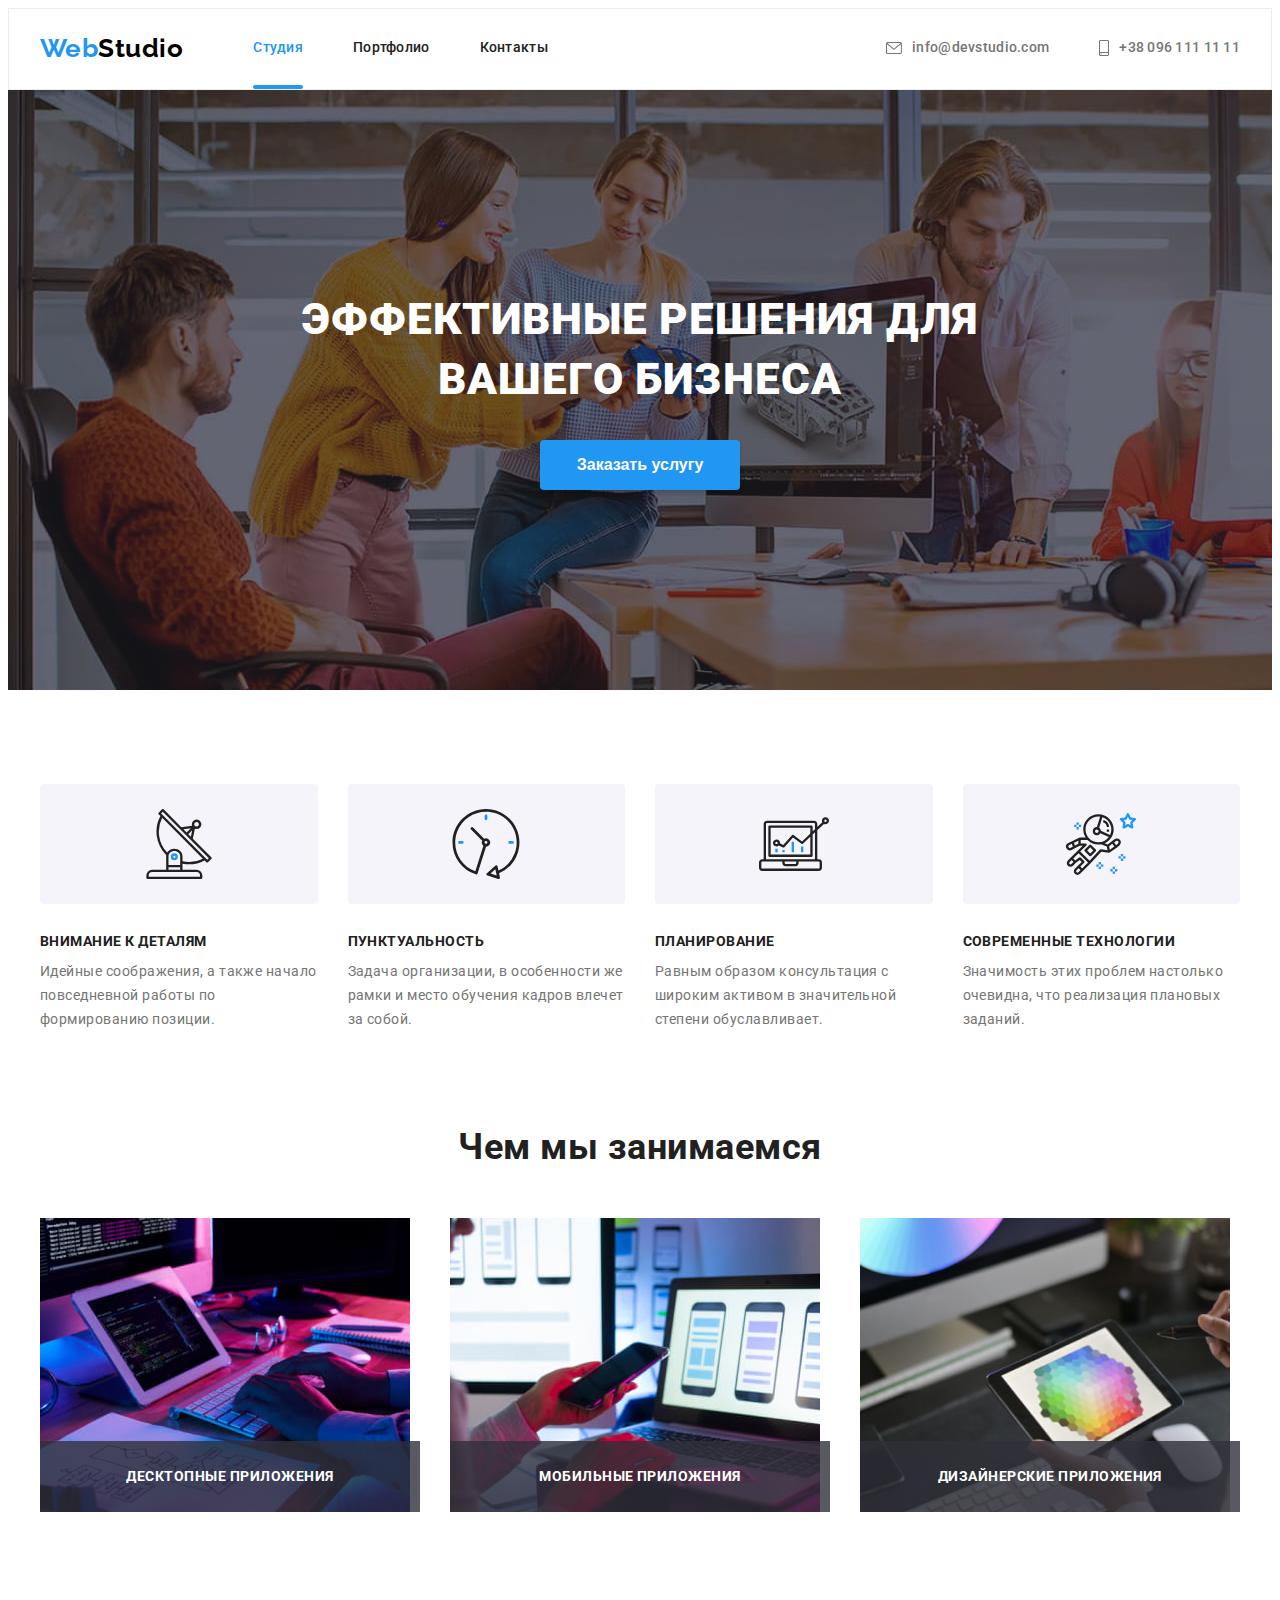
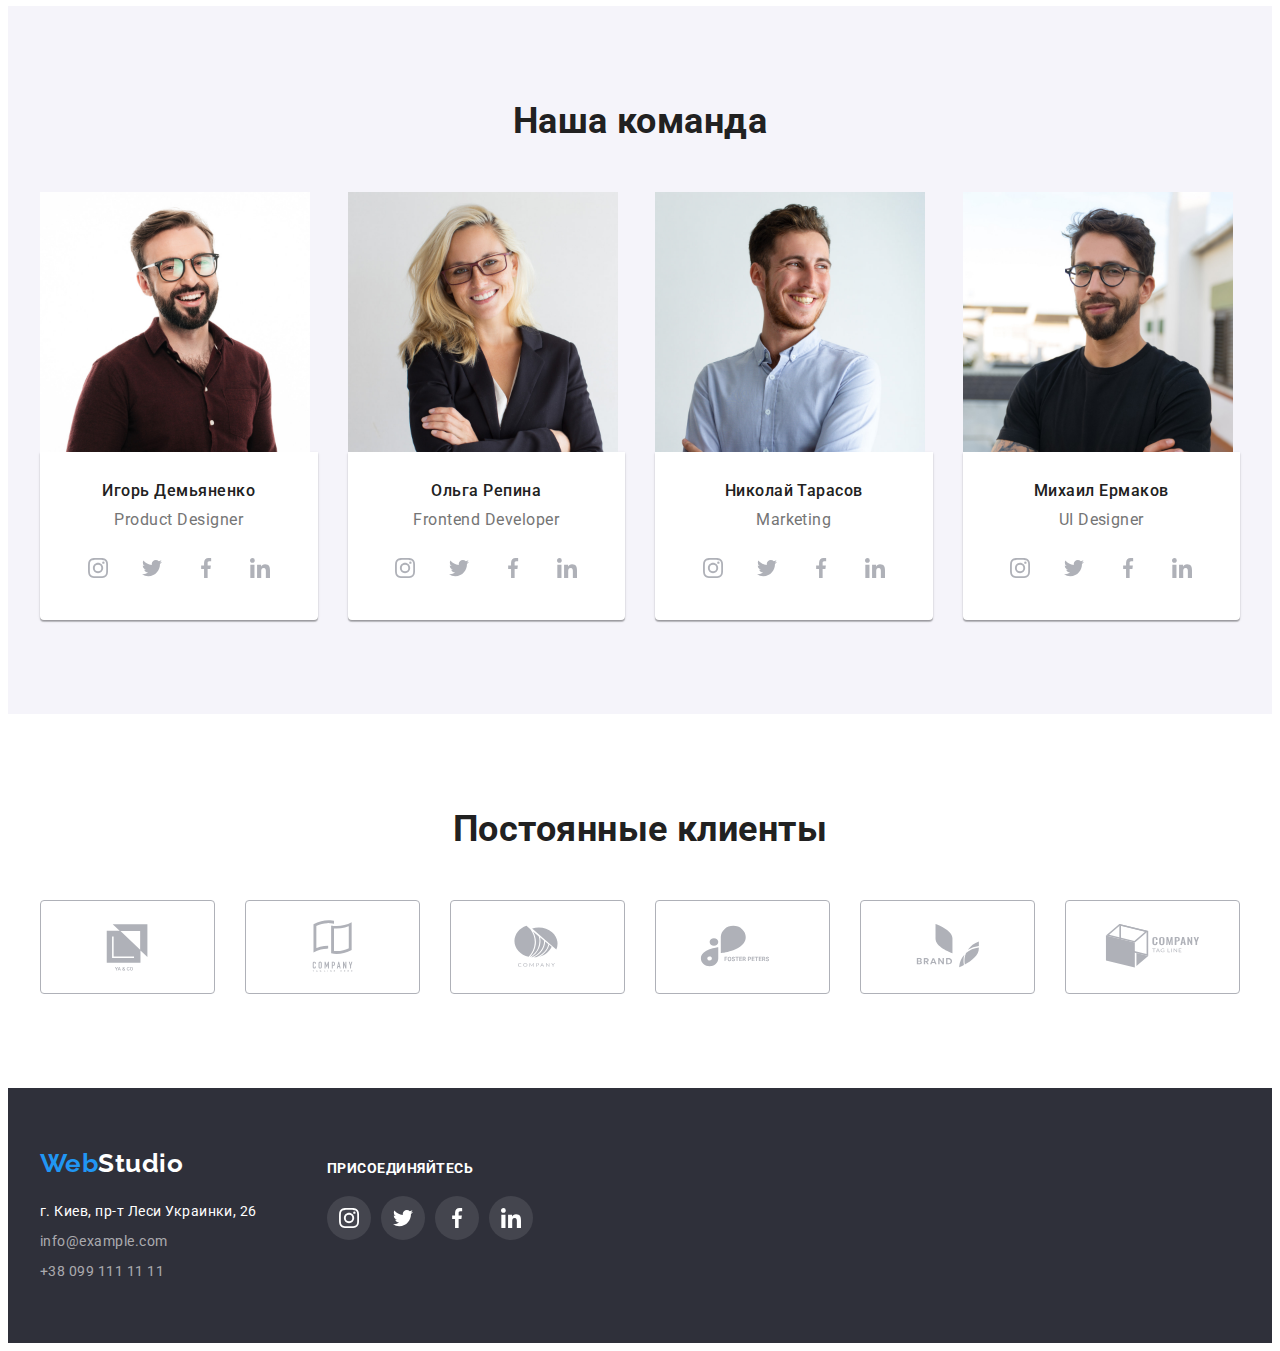
<file: index.html>
<!DOCTYPE html>
<html lang="ru">
  <head>
    <meta charset="UTF-8" />
    <meta http-equiv="X-UA-Compatible" content="IE=edge" />
    <meta name="viewport" content="width=device-width, initial-scale=1.0" />
    <title>Web Studio (Version 2.1)</title>
    <link rel="preconnect" href="https://fonts.googleapis.com" />
    <link rel="preconnect" href="https://fonts.gstatic.com" crossorigin />
    <link
      href="https://fonts.googleapis.com/css2?family=Raleway:wght@700&family=Roboto:wght@400;500;700;900&display=swap"
      rel="stylesheet"
    />
    <link
      rel="stylesheet"
      href="https://cdnjs.cloudflare.com/ajax/libs/modern-normalize/1.1.0/modern-normalize.min.css"
      integrity="sha512-wpPYUAdjBVSE4KJnH1VR1HeZfpl1ub8YT/NKx4PuQ5NmX2tKuGu6U/JRp5y+Y8XG2tV+wKQpNHVUX03MfMFn9Q=="
      crossorigin="anonymous"
      referrerpolicy="no-referrer"
    />
    <link rel="stylesheet" href="./css/styles.css" />
  </head>
  <body>
    <!-- шапка -->
    <header class="header">
      <div class="container header-container">
        <a href="./index.html" class="logo decoration"> <span class="logo-web">Web</span>Studio</a>
        <nav class="nav">
          <ul class="site-nav list">
            <li class="menu-item">
              <a href="./index.html" class="link decoration menu-item-link">Студия</a>
            </li>
            <li class="menu-item">
              <a href="./portfolio.html" class="decoration menu-item-link">Портфолио</a>
            </li>
            <li class="menu-item">
              <a href="" class="decoration menu-item-link">Контакты</a>
            </li>
          </ul>
        </nav>
        <ul class="nav-connection list">
          <li class="menu-contact">
            <a href="mailto:info@devstudio.com" class="decoration menu-contact-mailtel">
              <svg class="icon-menucontact" width="16" height="12">
                <use href="./image/sprite.svg#icon-mail"></use>
              </svg>
              info@devstudio.com
            </a>
          </li>
          <li class="menu-contact">
            <a href="tel:+380991111111" class="decoration menu-contact-mailtel">
              <svg class="icon-menucontact" width="10" height="16">
                <use href="./image/sprite.svg#icon-phone"></use>
              </svg>
              +38 096 111 11 11</a
            >
          </li>
        </ul>
      </div>
    </header>
    <!-- Уникальный контент -->
    <main>
      <section class="hero">
        <div class="container hero-padding">
          <h1 class="hero-title">Эффективные решения для вашего бизнеса</h1>
          <button type="button" class="hero-button" data-modal-open>Заказать услугу</button>
        </div>
      </section>
      <!-- Особенности -->
      <section class="section">
        <div class="container">
          <h2 class="visually-hidden">Наш подход</h2>
          <ul class="list nav-specificity">
            <li class="nav-specificity-li">
              <div class="specificity-icon">
                <svg class="ul-specificity-svg">
                  <use href="./image/sprite.svg#icon-antenna "></use>
                </svg>
              </div>
              <div>
                <h3 class="section-specificity">Внимание к деталям</h3>
                <p class="section-paragraph paragraph-color">
                  Идейные соображения, а также начало повседневной работы по формированию позиции.
                </p>
              </div>
            </li>
            <li class="nav-specificity-li">
              <div class="specificity-icon">
                <svg class="ul-specificity-svg">
                  <use href="./image/sprite.svg#icon-clock "></use>
                </svg>
              </div>
              <div>
                <h3 class="section-specificity">Пунктуальность</h3>
                <p class="section-paragraph paragraph-color">
                  Задача организации, в особенности же рамки и место обучения кадров влечет за
                  собой.
                </p>
              </div>
            </li>
            <li class="nav-specificity-li">
              <div class="specificity-icon">
                <svg class="ul-specificity-svg">
                  <use href="./image/sprite.svg#icon-diagram "></use>
                </svg>
              </div>
              <div>
                <h3 class="section-specificity">Планирование</h3>
                <p class="section-paragraph paragraph-color">
                  Равным образом консультация с широким активом в значительной степени
                  обуславливает.
                </p>
              </div>
            </li>
            <li class="nav-specificity-li">
              <div class="specificity-icon">
                <svg class="ul-specificity-svg">
                  <use href="./image/sprite.svg#icon-astronaut "></use>
                </svg>
              </div>
              <div>
                <h3 class="section-specificity">Современные технологии</h3>
                <p class="section-paragraph paragraph-color">
                  Значимость этих проблем настолько очевидна, что реализация плановых заданий.
                </p>
              </div>
            </li>
          </ul>
        </div>
      </section>
      <!-- Чем мы занимаемся -->
      <section class="section section-padding">
        <div class="container">
          <h2 class="heading-indent section-caption">Чем мы занимаемся</h2>
          <ul class="list nav-indent">
            <li class="nav-indent-list">
              <img
                src="./image/aimg.jpg"
                alt="Программирование на планшете"
                width="370"
                height="294"
              />
              <div class="img-signature">
                <p class="img-signature-text">Десктопные приложения</p>
              </div>
            </li>
            <li class="nav-indent-list">
              <img src="./image/bimg.jpg" alt="Работа на ноутбуке" width="370" height="294" />
              <div class="img-signature">
                <p class="img-signature-text">Мобильные приложения</p>
              </div>
            </li>
            <li class="nav-indent-list">
              <img src="./image/cimg.jpg" alt="Рисования на планшете" width="370" height="294" />
              <div class="img-signature">
                <p class="img-signature-text">Дизайнерские приложения</p>
              </div>
            </li>
          </ul>
        </div>
      </section>
      <!-- Наша команда -->
      <section class="section command">
        <div class="container comand-container">
          <h2 class="heading-indent section-caption">Наша команда</h2>
          <ul class="list comand-nav">
            <li class="comand-nav-list">
              <img src="./image/igor.jpg" alt="Фото Игорь Демьяненко" width="270" height="260" />
              <div class="command-description">
                <h3 class="section-family">Игорь Демьяненко</h3>
                <p class="section-profession paragraph-color">Product Designer</p>
                <ul class="ul-comand list">
                  <li class="ul-margin-li">
                    <a href="" class="ul-comand-link">
                      <svg class="ul-comand-svg">
                        <use href="./image/sprite.svg#icon-instagram "></use>
                      </svg>
                    </a>
                  </li>
                  <li class="ul-margin-li">
                    <a href="" class="ul-comand-link">
                      <svg class="ul-comand-svg">
                        <use href="./image/sprite.svg#icon-twitter "></use>
                      </svg>
                    </a>
                  </li>
                  <li class="ul-margin-li">
                    <a href="" class="ul-comand-link">
                      <svg class="ul-comand-svg">
                        <use href="./image/sprite.svg#icon-facebook"></use>
                      </svg>
                    </a>
                  </li>
                  <li class="ul-margin-li">
                    <a href="" class="ul-comand-link">
                      <svg class="ul-comand-svg">
                        <use href="./image/sprite.svg#icon-linkedin"></use>
                      </svg>
                    </a>
                  </li>
                </ul>
              </div>
            </li>
            <li class="comand-nav-list">
              <img src="./image/olga.jpg" alt="Фото Ольга Репина" width="270" height="260" />
              <div class="command-description">
                <h3 class="section-family">Ольга Репина</h3>
                <p class="section-profession paragraph-color">Frontend Developer</p>
                <ul class="ul-comand list">
                  <li class="ul-margin-li">
                    <a href="" class="ul-comand-link">
                      <svg class="ul-comand-svg">
                        <use href="./image/sprite.svg#icon-instagram "></use>
                      </svg>
                    </a>
                  </li>
                  <li class="ul-margin-li">
                    <a href="" class="ul-comand-link">
                      <svg class="ul-comand-svg">
                        <use href="./image/sprite.svg#icon-twitter "></use>
                      </svg>
                    </a>
                  </li>
                  <li class="ul-margin-li">
                    <a href="" class="ul-comand-link">
                      <svg class="ul-comand-svg">
                        <use href="./image/sprite.svg#icon-facebook"></use>
                      </svg>
                    </a>
                  </li>
                  <li class="ul-margin-li">
                    <a href="" class="ul-comand-link">
                      <svg class="ul-comand-svg">
                        <use href="./image/sprite.svg#icon-linkedin"></use>
                      </svg>
                    </a>
                  </li>
                </ul>
              </div>
            </li>
            <li class="comand-nav-list">
              <img src="./image/nikolay.jpg" alt="Фото Николай Тарасов" width="270" height="260" />
              <div class="command-description">
                <h3 class="section-family">Николай Тарасов</h3>
                <p class="section-profession paragraph-color">Marketing</p>
                <ul class="ul-comand list">
                  <li class="ul-margin-li">
                    <a href="" class="ul-comand-link">
                      <svg class="ul-comand-svg">
                        <use href="./image/sprite.svg#icon-instagram "></use>
                      </svg>
                    </a>
                  </li>
                  <li class="ul-margin-li">
                    <a href="" class="ul-comand-link">
                      <svg class="ul-comand-svg">
                        <use href="./image/sprite.svg#icon-twitter "></use>
                      </svg>
                    </a>
                  </li>
                  <li class="ul-margin-li">
                    <a href="" class="ul-comand-link">
                      <svg class="ul-comand-svg">
                        <use href="./image/sprite.svg#icon-facebook"></use>
                      </svg>
                    </a>
                  </li>
                  <li class="ul-margin-li">
                    <a href="" class="ul-comand-link">
                      <svg class="ul-comand-svg">
                        <use href="./image/sprite.svg#icon-linkedin"></use>
                      </svg>
                    </a>
                  </li>
                </ul>
              </div>
            </li>

            <li class="comand-nav-list">
              <img src="./image/mixail.jpg" alt="Фото Михаил Ермаков" width="270" height="260" />
              <div class="command-description">
                <h3 class="section-family">Михаил Ермаков</h3>
                <p class="section-profession paragraph-color">UI Designer</p>
                <ul class="ul-comand list">
                  <li class="ul-margin-li">
                    <a href="" class="ul-comand-link">
                      <svg class="ul-comand-svg">
                        <use href="./image/sprite.svg#icon-instagram "></use>
                      </svg>
                    </a>
                  </li>
                  <li class="ul-margin-li">
                    <a href="" class="ul-comand-link">
                      <svg class="ul-comand-svg">
                        <use href="./image/sprite.svg#icon-twitter "></use>
                      </svg>
                    </a>
                  </li>
                  <li class="ul-margin-li">
                    <a href="" class="ul-comand-link">
                      <svg class="ul-comand-svg">
                        <use href="./image/sprite.svg#icon-facebook"></use>
                      </svg>
                    </a>
                  </li>
                  <li class="ul-margin-li">
                    <a href="" class="ul-comand-link">
                      <svg class="ul-comand-svg">
                        <use href="./image/sprite.svg#icon-linkedin"></use>
                      </svg>
                    </a>
                  </li>
                </ul>
              </div>
            </li>
          </ul>
        </div>
      </section>
      <section class="section">
        <div class="container">
          <h2 class="section-caption constant-heading heading-indent">Постоянные клиенты</h2>
          <ul class="ul-client list">
            <li class="ul-client-li">
              <a href="" class="con-client-svg">
                <svg class="constant-svg">
                  <use href="./image/sprite.svg#icon-logoyaco"></use>
                </svg>
              </a>
            </li>
            <li class="ul-client-li">
              <a href="" class="con-client-svg">
                <svg class="constant-svg">
                  <use href="./image/sprite.svg#icon-logocompany"></use>
                </svg>
              </a>
            </li>
            <li class="ul-client-li">
              <a href="" class="con-client-svg">
                <svg class="constant-svg">
                  <use href="./image/sprite.svg#icon-logoacompany"></use>
                </svg>
              </a>
            </li>
            <li class="ul-client-li">
              <a href="" class="con-client-svg">
                <svg class="constant-svg">
                  <use href="./image/sprite.svg#icon-logofoster"></use>
                </svg>
              </a>
            </li>
            <li class="ul-client-li">
              <a href="" class="con-client-svg">
                <svg class="constant-svg">
                  <use href="./image/sprite.svg#icon-logobrand"></use>
                </svg>
              </a>
            </li>
            <li class="ul-client-li">
              <a href="" class="con-client-svg">
                <svg class="constant-svg">
                  <use href="./image/sprite.svg#icon-logotag"></use>
                </svg>
              </a>
            </li>
          </ul>
        </div>
      </section>
    </main>
    <footer class="footer">
      <div class="container footer-columns">
        <div class="footer-padding">
          <a href="./index.html" class="logo decoration footer-padding-logo">
            <span class="logo-web">Web</span><span class="logo-studio">Studio</span></a
          >
          <address class="adress">
            <p>г. Киев, пр-т Леси Украинки, 26</p>
            <ul class="list adress-list">
              <li class="adress-list-li">
                <a href="mailto:info@example.com" class="decoration">info@example.com</a>
              </li>
              <li>
                <a href="tel:+380991111111" class="decoration">+38 099 111 11 11</a>
              </li>
            </ul>
          </address>
        </div>
        <div class="footer-padding footer-link">
          <h2 class="footer-heading">Присоединяйтесь</h2>
          <ul class="ul-footer list">
            <li class="ul-margin-li">
              <a href="" class="ul-footer-link">
                <svg class="ul-footer-svg">
                  <use href="./image/sprite.svg#icon-instagram "></use>
                </svg>
              </a>
            </li>
            <li class="ul-margin-li">
              <a href="" class="ul-footer-link">
                <svg class="ul-footer-svg">
                  <use href="./image/sprite.svg#icon-twitter "></use>
                </svg>
              </a>
            </li>
            <li class="ul-margin-li">
              <a href="" class="ul-footer-link">
                <svg class="ul-footer-svg">
                  <use href="./image/sprite.svg#icon-facebook"></use>
                </svg>
              </a>
            </li>
            <li class="ul-margin-li">
              <a href="" class="ul-footer-link">
                <svg class="ul-footer-svg">
                  <use href="./image/sprite.svg#icon-linkedin"></use>
                </svg>
              </a>
            </li>
          </ul>
        </div>
      </div>
    </footer>
    <div class="backdrop is-hidden" data-modal>
      <div class="modal">
        <button type="button" class="close-btn" data-modal-close>
          <svg class="backdrop-svg">
            <use href="./image/sprite.svg#icon-Vector-1"></use>
          </svg>
        </button>
      </div>
    </div>

    <script src="./js/modal.js"></script>
  </body>
</html>
</file>
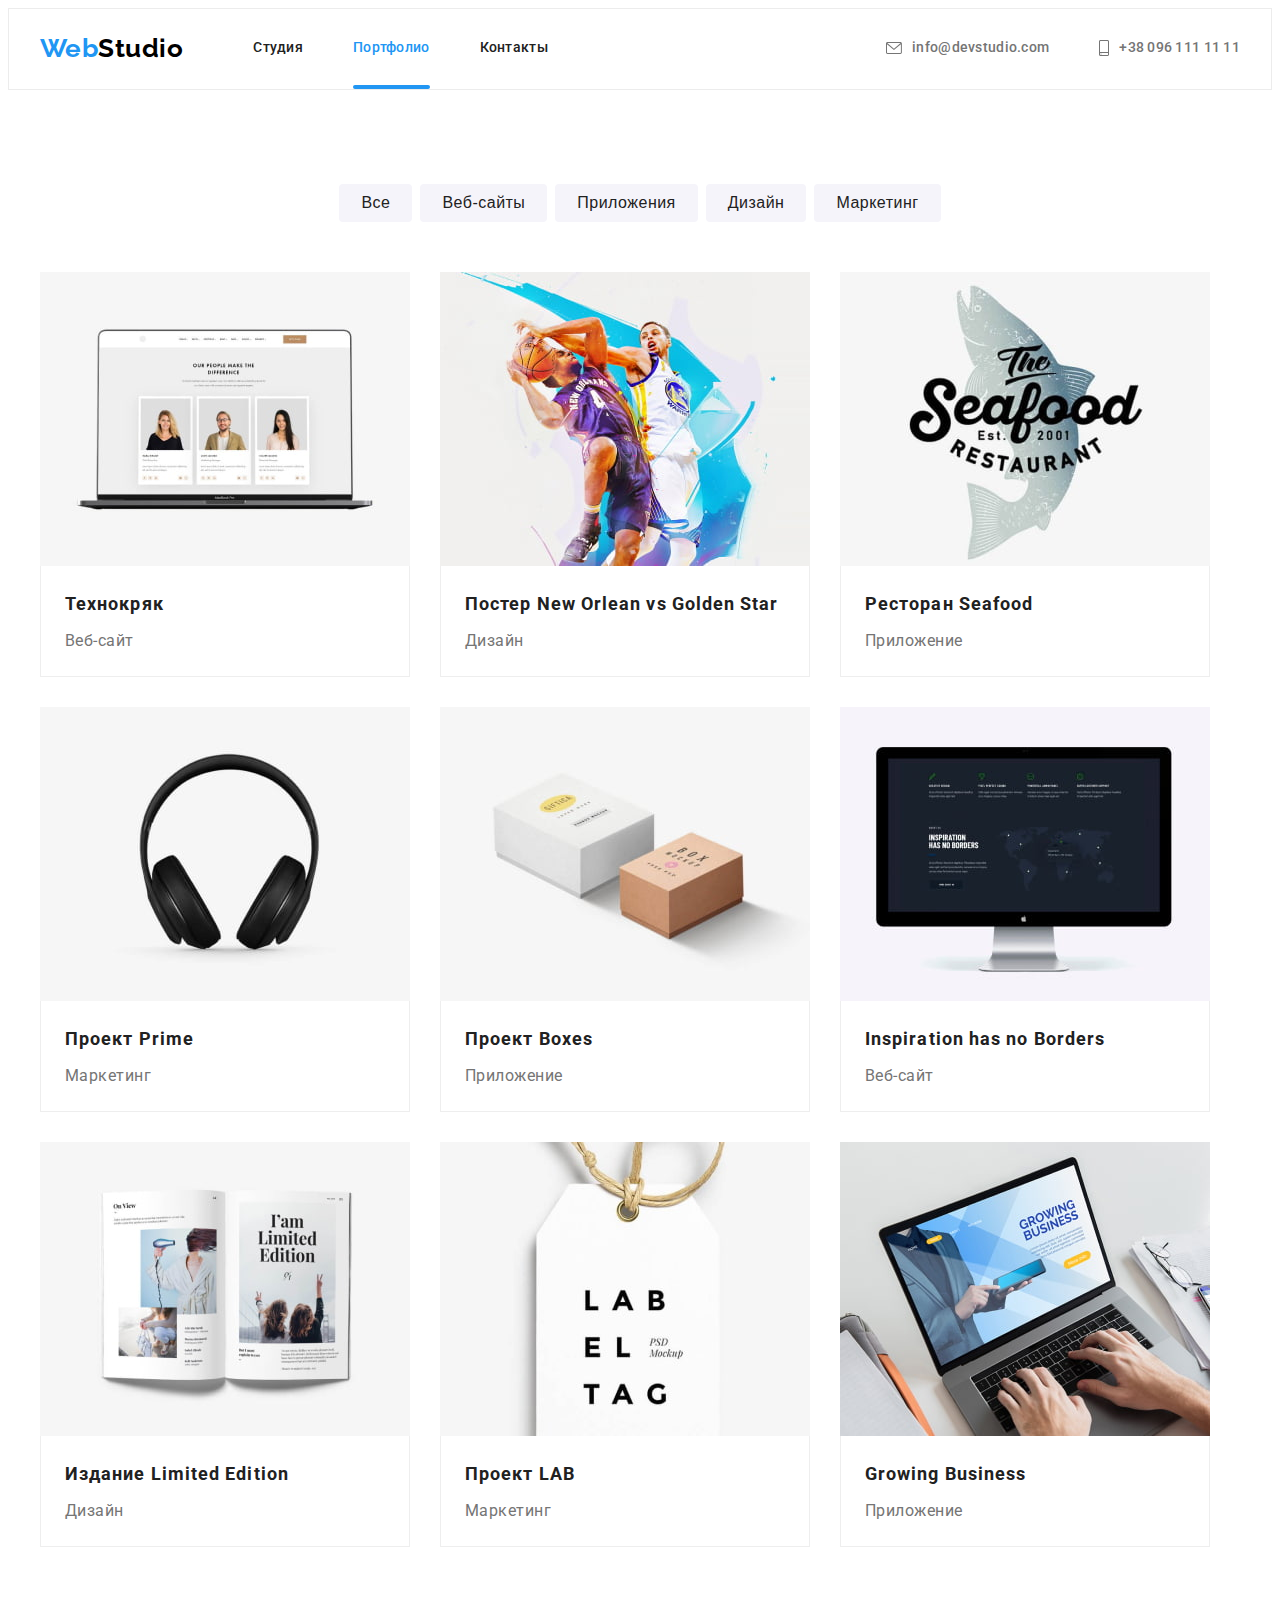
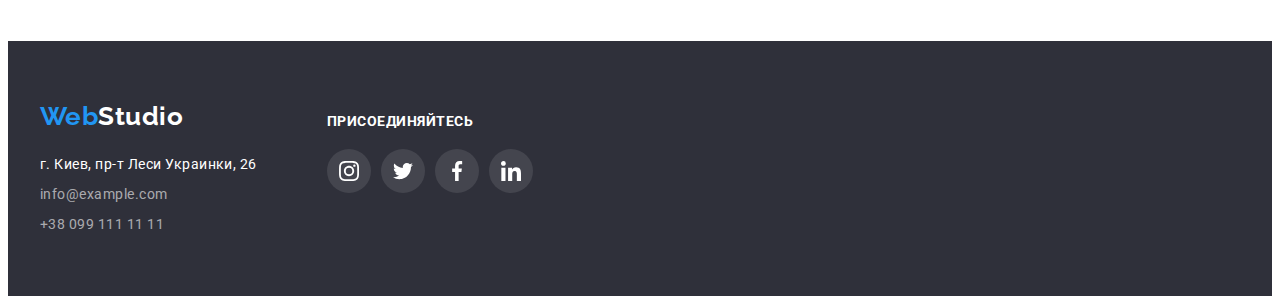
<file: portfolio.html>
<!DOCTYPE html>
<html lang="ru">
  <head>
    <meta charset="UTF-8" />
    <meta http-equiv="X-UA-Compatible" content="IE=edge" />
    <meta name="viewport" content="width=device-width, initial-scale=1.0" />
    <title>Web Studio (Version 2.1)</title>
    <link rel="preconnect" href="https://fonts.googleapis.com" />
    <link rel="preconnect" href="https://fonts.gstatic.com" crossorigin />
    <link
      href="https://fonts.googleapis.com/css2?family=Raleway:wght@700&family=Roboto:wght@400;500;700;900&display=swap"
      rel="stylesheet"
    />
    <link
      rel="stylesheet"
      href="https://cdnjs.cloudflare.com/ajax/libs/modern-normalize/1.1.0/modern-normalize.min.css"
      integrity="sha512-wpPYUAdjBVSE4KJnH1VR1HeZfpl1ub8YT/NKx4PuQ5NmX2tKuGu6U/JRp5y+Y8XG2tV+wKQpNHVUX03MfMFn9Q=="
      crossorigin="anonymous"
      referrerpolicy="no-referrer"
    />
    <link rel="stylesheet" href="./css/styles.css" />
  </head>
  <body>
    <!-- шапка -->
    <header class="header">
      <div class="container header-container">
        <a href="./index.html" class="logo decoration"> <span class="logo-web">Web</span>Studio</a>
        <nav class="nav">
          <ul class="site-nav list">
            <li class="menu-item">
              <a href="./index.html" class="decoration menu-item-link">Студия</a>
            </li>
            <li class="menu-item">
              <a href="./portfolio.html" class="link decoration menu-item-link">Портфолио</a>
            </li>
            <li class="menu-item">
              <a href="" class="decoration menu-item-link">Контакты</a>
            </li>
          </ul>
        </nav>
        <ul class="nav-connection list">
          <li class="menu-contact">
            <a href="mailto:info@devstudio.com" class="decoration menu-contact-mailtel">
              <svg class="icon-menucontact" width="16" height="12">
                <use href="./image/sprite.svg#icon-mail"></use>
              </svg>
              info@devstudio.com
            </a>
          </li>
          <li class="menu-contact">
            <a href="tel:+380991111111" class="decoration menu-contact-mailtel">
              <svg class="icon-menucontact" width="10" height="16">
                <use href="./image/sprite.svg#icon-phone"></use>
              </svg>
              +38 096 111 11 11</a
            >
          </li>
        </ul>
      </div>
    </header>
    <!-- Уникальный контент -->
    <main>
      <section class="section">
        <div class="container padding-command example-works">
          <!-- Фильтр -->
          <h1 class="visually-hidden">Портфолио</h1>
          <ul class="list list-button">
            <li><button type="button" class="filter list-button-filter">Все</button></li>
            <li><button type="button" class="filter list-button-filter">Веб-сайты</button></li>
            <li><button type="button" class="filter list-button-filter">Приложения</button></li>
            <li><button type="button" class="filter list-button-filter">Дизайн</button></li>
            <li><button type="button" class="filter list-button-filter">Маркетинг</button></li>
          </ul>
          <!-- Примеры работ  -->
          <ul class="list example">
            <li class="example-list">
              <a href="" class="decoration example-shadow example-list-link">
                <div class="example-div">
                  <img src="./image/wbimg.jpg" alt="Пример веб-сайт" width="370" height="294" />
                  <p class="example-overlay">
                    Технокряк это современная площадка распространения коронавируса. Компании
                    используют эту платформу для цифрового шпионажа и атак на защищённые сервера
                    конкурентов.
                  </p>
                </div>
                <div class="example-portfolio">
                  <h2>Технокряк</h2>
                  <p class="example-paragraph">Веб-сайт</p>
                </div>
              </a>
            </li>
            <li class="example-list">
              <a href="" class="decoration example-shadow example-list-link">
                <div class="example-div">
                  <img
                    src="./image/designimg.jpg"
                    alt="Пример постер New Orlean vs Golden Star"
                    width="370"
                    height="294"
                  />
                  <p class="example-overlay">
                    Технокряк это современная площадка распространения коронавируса. Компании
                    используют эту платформу для цифрового шпионажа и атак на защищённые сервера
                    конкурентов.
                  </p>
                </div>
                <div class="example-portfolio">
                  <h2>Постер New Orlean vs Golden Star</h2>
                  <p class="example-paragraph">Дизайн</p>
                </div>
              </a>
            </li>
            <li class="example-list">
              <a href="" class="decoration example-shadow example-list-link">
                <div class="example-div">
                  <img
                    src="./image/seafoodimg.jpg"
                    alt="Пример ресторан Seafood"
                    width="370"
                    height="294"
                  />
                  <p class="example-overlay">
                    Технокряк это современная площадка распространения коронавируса. Компании
                    используют эту платформу для цифрового шпионажа и атак на защищённые сервера
                    конкурентов.
                  </p>
                </div>
                <div class="example-portfolio">
                  <h2>Ресторан Seafood</h2>
                  <p class="example-paragraph">Приложение</p>
                </div>
              </a>
            </li>
            <li class="example-list">
              <a href="" class="decoration example-shadow example-list-link">
                <div class="example-div">
                  <img
                    src="./image/primeimg.jpg"
                    alt="Пример проект Prime"
                    width="370"
                    height="294"
                  />
                  <p class="example-overlay">
                    Технокряк это современная площадка распространения коронавируса. Компании
                    используют эту платформу для цифрового шпионажа и атак на защищённые сервера
                    конкурентов.
                  </p>
                </div>
                <div class="example-portfolio">
                  <h2>Проект Prime</h2>
                  <p class="example-paragraph">Маркетинг</p>
                </div>
              </a>
            </li>
            <li class="example-list">
              <a href="" class="decoration example-shadow example-list-link">
                <div class="example-div">
                  <img src="./image/boxesimg.jpg" alt="Пример Boxes" width="370" height="294" />
                  <p class="example-overlay">
                    Технокряк это современная площадка распространения коронавируса. Компании
                    используют эту платформу для цифрового шпионажа и атак на защищённые сервера
                    конкурентов.
                  </p>
                </div>
                <div class="example-portfolio">
                  <h2>Проект Boxes</h2>
                  <p class="example-paragraph">Приложение</p>
                </div>
              </a>
            </li>
            <li class="example-list">
              <a href="" class="decoration example-shadow example-list-link">
                <div class="example-div">
                  <img
                    src="./image/bordersimg.jpg"
                    alt="Пример Inspiration has no Borders"
                    width="370"
                    height="294"
                  />
                  <p class="example-overlay">
                    Технокряк это современная площадка распространения коронавируса. Компании
                    используют эту платформу для цифрового шпионажа и атак на защищённые сервера
                    конкурентов.
                  </p>
                </div>
                <div class="example-portfolio">
                  <h2>Inspiration has no Borders</h2>
                  <p class="example-paragraph">Веб-сайт</p>
                </div>
              </a>
            </li>
            <li class="example-list">
              <a href="" class="decoration example-shadow example-list-link">
                <div class="example-div">
                  <img
                    src="./image/limitedimg.jpg"
                    alt="Пример издание Limited Edition"
                    width="370"
                    height="294"
                  />
                  <p class="example-overlay">
                    Технокряк это современная площадка распространения коронавируса. Компании
                    используют эту платформу для цифрового шпионажа и атак на защищённые сервера
                    конкурентов.
                  </p>
                </div>
                <div class="example-portfolio">
                  <h2>Издание Limited Edition</h2>
                  <p class="example-paragraph">Дизайн</p>
                </div>
              </a>
            </li>
            <li class="example-list">
              <a href="" class="decoration example-shadow example-list-link">
                <div class="example-div">
                  <img src="./image/labimg.jpg" alt="Пример проект LAB" width="370" height="294" />
                  <p class="example-overlay">
                    Технокряк это современная площадка распространения коронавируса. Компании
                    используют эту платформу для цифрового шпионажа и атак на защищённые сервера
                    конкурентов.
                  </p>
                </div>
                <div class="example-portfolio">
                  <h2>Проект LAB</h2>
                  <p class="example-paragraph">Маркетинг</p>
                </div>
              </a>
            </li>
            <li class="example-list">
              <a href="" class="decoration example-shadow example-list-link">
                <div class="example-div">
                  <img
                    src="./image/businessimg.jpg"
                    alt="Пример Growing Business"
                    width="370"
                    height="294"
                  />
                  <p class="example-overlay">
                    Технокряк это современная площадка распространения коронавируса. Компании
                    используют эту платформу для цифрового шпионажа и атак на защищённые сервера
                    конкурентов.
                  </p>
                </div>
                <div class="example-portfolio">
                  <h2>Growing Business</h2>
                  <p class="example-paragraph">Приложение</p>
                </div>
              </a>
            </li>
          </ul>
        </div>
      </section>
    </main>
    <footer class="footer">
      <div class="container footer-columns">
        <div class="footer-padding">
          <a href="./index.html" class="logo decoration footer-padding-logo">
            <span class="logo-web">Web</span><span class="logo-studio">Studio</span></a
          >
          <address class="adress">
            <p>г. Киев, пр-т Леси Украинки, 26</p>
            <ul class="list adress-list">
              <li class="adress-list-li">
                <a href="mailto:info@example.com" class="decoration">info@example.com</a>
              </li>
              <li>
                <a href="tel:+380991111111" class="decoration">+38 099 111 11 11</a>
              </li>
            </ul>
          </address>
        </div>
        <div class="footer-padding footer-link">
          <h2 class="footer-heading">Присоединяйтесь</h2>
          <ul class="ul-footer list">
            <li class="ul-margin-li">
              <a href="" class="ul-footer-link">
                <svg class="ul-footer-svg">
                  <use href="./image/sprite.svg#icon-instagram "></use>
                </svg>
              </a>
            </li>
            <li class="ul-margin-li">
              <a href="" class="ul-footer-link">
                <svg class="ul-footer-svg">
                  <use href="./image/sprite.svg#icon-twitter "></use>
                </svg>
              </a>
            </li>
            <li class="ul-margin-li">
              <a href="" class="ul-footer-link">
                <svg class="ul-footer-svg">
                  <use href="./image/sprite.svg#icon-facebook"></use>
                </svg>
              </a>
            </li>
            <li class="ul-margin-li">
              <a href="" class="ul-footer-link">
                <svg class="ul-footer-svg">
                  <use href="./image/sprite.svg#icon-linkedin"></use>
                </svg>
              </a>
            </li>
          </ul>
        </div>
      </div>
    </footer>
  </body>
</html>
</file>
<file: css/styles.css>
/* #2196F3* основной голубой акцент */
/* #212121 основной цвет текста */
/* #757575 вспомагательный цвет текста */
/* #2F303A цвет залики первый */
/* #F5F4FA  цвет залиски второй*/
/* Raleway 700 шрифт лого*/
/* Roboto 400,500,700,900 основной шрифт */
/* style="background-color: green"*/
:root {
  --accent-color: #2196f3;
  --primary-color: #ffffff;
  --first-text-color: #212121;
  --second-text-color: #757575;
  --third-color: #f5f4fa;
  --fourth-color: #afb1b8;
}
h1,
h2,
h3,
h4,
h5,
h6,
p {
  margin-top: 0;
  margin-bottom: 0;
}

img {
  display: block;
}

.list {
  list-style: none;
  padding: 0;
  margin: 0;
}

.decoration {
  text-decoration: none;
}

body {
  background-color: var(--primary-color);
  color: var(--first-text-color);

  font-family: 'Roboto', sans-serif;
  letter-spacing: 0.03em;
}

.container {
  width: 1200px;
  padding-left: 15px;
  padding-right: 15px;
  margin: 0 auto;
}

.logo {
  color: #000000;

  font-family: 'Raleway', sans-serif;
  font-weight: 700;
  font-size: 26px;
  line-height: 1.19;
  margin-right: 70px;
}

.logo-web {
  color: var(--accent-color);
}

.logo-studio {
  color: var(--primary-color);
}

.site-nav a {
  color: var(--first-text-color);

  letter-spacing: 0.02em;
  font-weight: 500;
  font-size: 14px;
  line-height: 1.14;
  transition: color 250ms cubic-bezier(0.4, 0, 0.2, 1);
}

.nav-connection {
  display: flex;
  align-items: center;
  justify-content: center;

  margin-left: auto;
}
.nav-connection a {
  color: var(--second-text-color);

  letter-spacing: 0.02em;
  font-weight: 500;
  font-size: 14px;
  line-height: 1.14;
  transition: color 250ms cubic-bezier(0.4, 0, 0.2, 1);
}

.site-nav a:hover,
.site-nav a:focus,
.nav-connection a:hover,
.nav-connection a:focus {
  color: var(--accent-color);
}

.site-nav .link {
  color: var(--accent-color);
}
.hero {
  letter-spacing: 0.06em;
  text-align: center;

  height: 600px;
  max-width: 1600px;
  margin-left: auto;
  margin-right: auto;
  background-image: linear-gradient(rgba(47, 48, 58, 0.4), rgba(47, 48, 58, 0.4)),
    url(../image/hero.jpg);
}

.footer {
  background-color: #2f303a;
}
.hero-title {
  color: var(--primary-color);
  padding-left: 250px;
  padding-right: 250px;
  font-weight: 900;
  font-size: 44px;
  line-height: 1.36;
  margin-left: auto;
  margin-right: auto;

  text-transform: uppercase;
  margin-bottom: 30px;
}

.hero-button {
  display: inline-block;
  background-color: var(--accent-color);
  color: var(--primary-color);
  cursor: pointer;
  min-width: 200px;
  min-height: 50px;
  font-weight: 700;
  font-size: 16px;
  line-height: 1.87;
  box-shadow: 0px 4px 4px rgba(0, 0, 0, 0.15);
  border-radius: 4px;
  padding: 10px 32px;
  border: 0px;
  transition: background-color 250ms cubic-bezier(0.4, 0, 0.2, 1);
}

.hero-button:hover {
  background-color: #188ce8;
}
.section {
  padding-top: 94px;
  padding-bottom: 94px;
}

.section.section-padding {
  padding-top: 0px;
}
.section-specificity {
  font-weight: 700;
  font-size: 14px;
  line-height: 1.14;
  text-transform: uppercase;
  margin-bottom: 10px;
}

.paragraph-color {
  color: var(--second-text-color);
}

.section-paragraph {
  font-size: 14px;
  line-height: 1.71;
}
.section-family {
  font-weight: 500;
  font-size: 16px;
  line-height: 1.18;
  text-align: center;
}
.section-profession {
  font-size: 16px;
  line-height: 1.18;
  text-align: center;
  margin-bottom: 16px;
}
.section-caption {
  font-weight: 700;
  font-size: 36px;
  line-height: 1.17;
  text-align: center;
}
.command,
.filter {
  background-color: var(--third-color);
}
.filter {
  color: var(--first-text-color);
  cursor: pointer;
  letter-spacing: 0.03em;
  font-weight: 500;
  font-size: 16px;
  line-height: 1.63;
  text-align: center;
  display: inline-block;
  padding: 6px 22px;
  border-radius: 4px;
  border: 0px;
  transition: color 250ms cubic-bezier(0.4, 0, 0.2, 1),
    background-color 250ms cubic-bezier(0.4, 0, 0.2, 1),
    box-shadow 250ms cubic-bezier(0.4, 0, 0.2, 1);
}
.filter:hover,
.filter:focus {
  color: var(--primary-color);
  background-color: var(--accent-color);
  box-shadow: 0px 3px 1px rgba(0, 0, 0, 0.1), 0px 1px 2px rgba(0, 0, 0, 0.08),
    0px 2px 2px rgba(0, 0, 0, 0.12);
}

.example h2 {
  color: var(--first-text-color);
  letter-spacing: 0.06em;
  font-weight: 700;
  font-size: 18px;
  line-height: 2;
}

.example-paragraph {
  color: var(--second-text-color);
  font-size: 16px;
  line-height: 1.87;
}

.adress {
  font-style: normal;
  font-size: 14px;
  line-height: 1.72;
  display: flex;
  flex-direction: column;
}
.adress p {
  color: var(--primary-color);
  margin-bottom: 6px;
}
.adress a {
  color: rgba(255, 255, 255, 0.6);
  transition: color 250ms cubic-bezier(0.4, 0, 0.2, 1);
}
.adress a:hover,
.adress a:focus {
  color: var(--accent-color);
}

.adress-list {
  display: flex;
  flex-direction: column;
}
.adress-list-li {
  margin-bottom: 6px;
}

.visually-hidden {
  position: absolute !important;
  clip: rect(1px 1px 1px 1px);
  clip: rect(1px, 1px, 1px, 1px);
  padding: 0 !important;
  border: 0 !important;
  height: 1px !important;
  width: 1px !important;
  overflow: hidden;
}

.heading-indent {
  margin-bottom: 50px;
}

.list-button {
  margin-bottom: 50px;
}

.hero-padding {
  padding-top: 200px;
  padding-bottom: 200px;
}

.header-container,
.nav,
.site-nav,
.menu-contact-mailtel,
.menu-contact {
  display: flex;
  align-items: center;
  justify-content: center;
}
.menu-contact {
  height: 16px;
}

.icon-menucontact {
  margin-right: 10px;
  fill: currentColor;
}

.menu-contact:not(:last-child),
.menu-item:not(:last-child) {
  margin-right: 50px;
}

.header {
  padding-top: 24px;
  padding-bottom: 25px;
  border: 1px solid #ececec;
}

.nav-specificity {
  display: flex;
  margin-left: -30px;
}

.nav-specificity-li {
  flex-basis: calc((100% - 120px) / 4);
  margin-left: 30px;
  display: flex;
  flex-direction: column;
}
.nav-specificity-li:not(:last-child) {
  margin-left: 30px;
}

.nav-indent {
  display: flex;
  align-items: center;
  margin-left: -30px;
}

.nav-indent-list {
  flex-basis: calc((100% - 90px) / 3);
  margin-left: 30px;
  position: relative;
}

.footer-padding {
  padding-top: 60px;
  padding-bottom: 60px;
  display: flex;
  flex-direction: column;
}
.footer-padding-logo {
  margin-bottom: 20px;
}

.comand-container {
  display: flex;
  flex-direction: column;
  flex-wrap: wrap;
}

.comand-nav {
  display: flex;
  margin-left: -30px;
  margin-top: -30px;
}
.comand-nav-list {
  flex-basis: calc((100% - 120px) / 4);
  margin-left: 30px;
  margin-top: 30px;
}
.command-description {
  display: flex;
  flex-direction: column;
  padding: 30px 0;
  background-color: #ffffff;
  box-shadow: 0px 1px 3px rgba(0, 0, 0, 0.12), 0px 1px 1px rgba(0, 0, 0, 0.14),
    0px 2px 1px rgba(0, 0, 0, 0.2);
  border-radius: 0px 0px 4px 4px;
}

.command-description h3 {
  margin-bottom: 10px;
}

.example-works {
  display: flex;
  flex-direction: column;
  align-items: center;
}
.list-button,
.example {
  display: flex;
}

.list-button li:not(:last-child) {
  margin-right: 8px;
}
.example {
  flex-wrap: wrap;
  margin-top: -30px;
  margin-left: -30px;
}
.example-list {
  display: flex;
  margin-top: 30px;
  margin-left: 30px;
}

.example-portfolio {
  padding: 20px 24px;
  border-left: 1px solid #eeeeee;
  border-right: 1px solid #eeeeee;
  border-bottom: 1px solid #eeeeee;
}

.example-portfolio h2 {
  margin-bottom: 4px;
}

/*Постщянные клиенты*/

.ul-client {
  display: flex;
  margin-left: -30px;
  margin-top: -30px;
  /*justify-content: space-around;
  align-items: center;
  */
}

.ul-client-li {
  display: flex;
  flex-basis: calc((100% - 150px) / 6);
  margin-left: 30px;
  margin-top: 30px;
}
.constant-svg {
  width: 106px;
  height: 60px;
  fill: currentColor;
}

.con-client-svg {
  width: 100%;
  height: 92px;
  border-radius: 4px;
  border: 1px solid #afb1b8;
  color: var(--fourth-color);
  display: flex;
  justify-content: center;
  align-items: center;
  transition: color 250ms cubic-bezier(0.4, 0, 0.2, 1),
    border-color 250ms cubic-bezier(0.4, 0, 0.2, 1);
}

.con-client-svg:hover,
.con-client-svg:focus {
  border-color: var(--accent-color);
  color: var(--accent-color);
}
.ul-footer,
.ul-comand {
  display: flex;
  justify-content: space-around;
  align-items: center;
  margin-right: auto;
  margin-left: auto;
}
.ul-comand-link {
  display: flex;
  justify-content: center;
  align-items: center;
  width: 44px;
  height: 44px;
  border-radius: 50%;
  fill: var(--fourth-color);
  transition: background-color 250ms cubic-bezier(0.4, 0, 0.2, 1),
    fill 250ms cubic-bezier(0.4, 0, 0.2, 1);
}
.ul-comand-svg {
  width: 20px;
  height: 20px;
}

.ul-comand-link:hover,
.ul-comand-link:focus {
  background-color: var(--accent-color);
  fill: white;
  outline: none;
}

.footer-columns {
  display: flex;
}

.footer-link {
  margin-left: 70px;
}

.footer-heading {
  color: var(--primary-color);
  text-transform: uppercase;
  margin-top: 12px;
  margin-bottom: 20px;
  font-weight: 700;
  font-size: 14px;
  line-height: 1.17;
}

.ul-footer-link {
  display: flex;
  justify-content: center;
  align-items: center;
  width: 44px;
  height: 44px;
  border-radius: 50%;
  background-color: rgba(255, 255, 255, 0.1);
}

.ul-footer-svg {
  width: 20px;
  height: 20px;
  fill: white;
}

.ul-footer-link:hover,
.ul-footer-link:focus {
  background-color: var(--accent-color);
  fill: white;
}
.ul-specificity-svg {
  width: 70px;
  height: 70px;
  fill: white;
}
.specificity-icon {
  width: 100%;
  height: 120px;
  border-radius: 4px;
  background-color: var(--third-color);
  display: flex;
  justify-content: center;
  align-items: center;
  margin-bottom: 30px;
}

.example-shadow {
  display: block;
  transition: box-shadow 250ms cubic-bezier(0.4, 0, 0.2, 1);
}
.example-shadow:hover,
.example-shadow:focus {
  box-shadow: 0px 1px 1px rgba(0, 0, 0, 0.12), 0px 4px 4px rgba(0, 0, 0, 0.06),
    1px 4px 6px rgba(0, 0, 0, 0.16);
}
.ul-footer:not(:last-child) {
  margin-right: 10px;
}

.ul-margin-li:not(:last-child) {
  margin-right: 10px;
}

.img-signature {
  background-color: rgba(47, 48, 58, 0.8);
  position: absolute;
  bottom: 0;
  left: 0;
  width: 100%;
}

.img-signature-text {
  color: var(--primary-color);
  font-style: normal;
  font-weight: 700;
  font-size: 14px;
  line-height: 1.17;
  text-transform: uppercase;
  text-align: center;
  padding-top: 27px;
  padding-bottom: 27px;
}
.menu-item {
  display: flex;
  position: relative;
}
.link::after {
  content: '';
  display: block;
  width: 100%;
  height: 4px;
  background-color: var(--accent-color);
  border-radius: 2px;
  position: absolute;
  top: 45px;
}

.backdrop {
  position: fixed;
  top: 0;
  left: 0;
  z-index: 100;
  width: 100%;
  height: 100%;
  background-color: rgba(0, 0, 0, 0.2);
  opacity: 1;
  visibility: visible;
  pointer-events: auto;

  transition: opacity 500ms linear, visibility 500ms linear;
}

.backdrop.is-hidden {
  opacity: 0;
  visibility: hidden;
  pointer-events: none;
}

.modal {
  position: absolute;
  top: 50%;
  left: 50%;
  transform: translate(-50%, -50%);
  width: 528px;
  height: 580px;
  background-color: #ffffff;
}
.close-btn {
  position: absolute;
  top: 8px;
  right: 8px;
  width: 30px;
  height: 30px;
  border-radius: 50%;
  border: 1px solid rgba(0, 0, 0, 0.1);
  background-color: transparent;
  cursor: pointer;
  padding: 0;
}

.backdrop-svg {
  width: 11px;
  height: 11px;
  fill: #000000;
}

.example-div {
  position: relative;
  overflow: hidden;
}
.example-overlay {
  position: absolute;
  background: rgba(33, 150, 243, 0.9);
  top: 0;
  left: 0;
  width: 100%;
  height: 100%;
  color: #ffffff;
  line-height: 1.56;
  font-size: 18px;
  font-style: normal;
  padding-top: 63px;
  padding-right: 24px;
  padding-bottom: 63px;
  padding-left: 24px;

  transform: translateY(100%);

  transition: transform 250ms cubic-bezier(0.4, 0, 0.2, 1);
}

.example-list-link:hover .example-overlay,
.example-list-link:focus .example-overlay {
  transform: translateY(0%);
}
</file>
